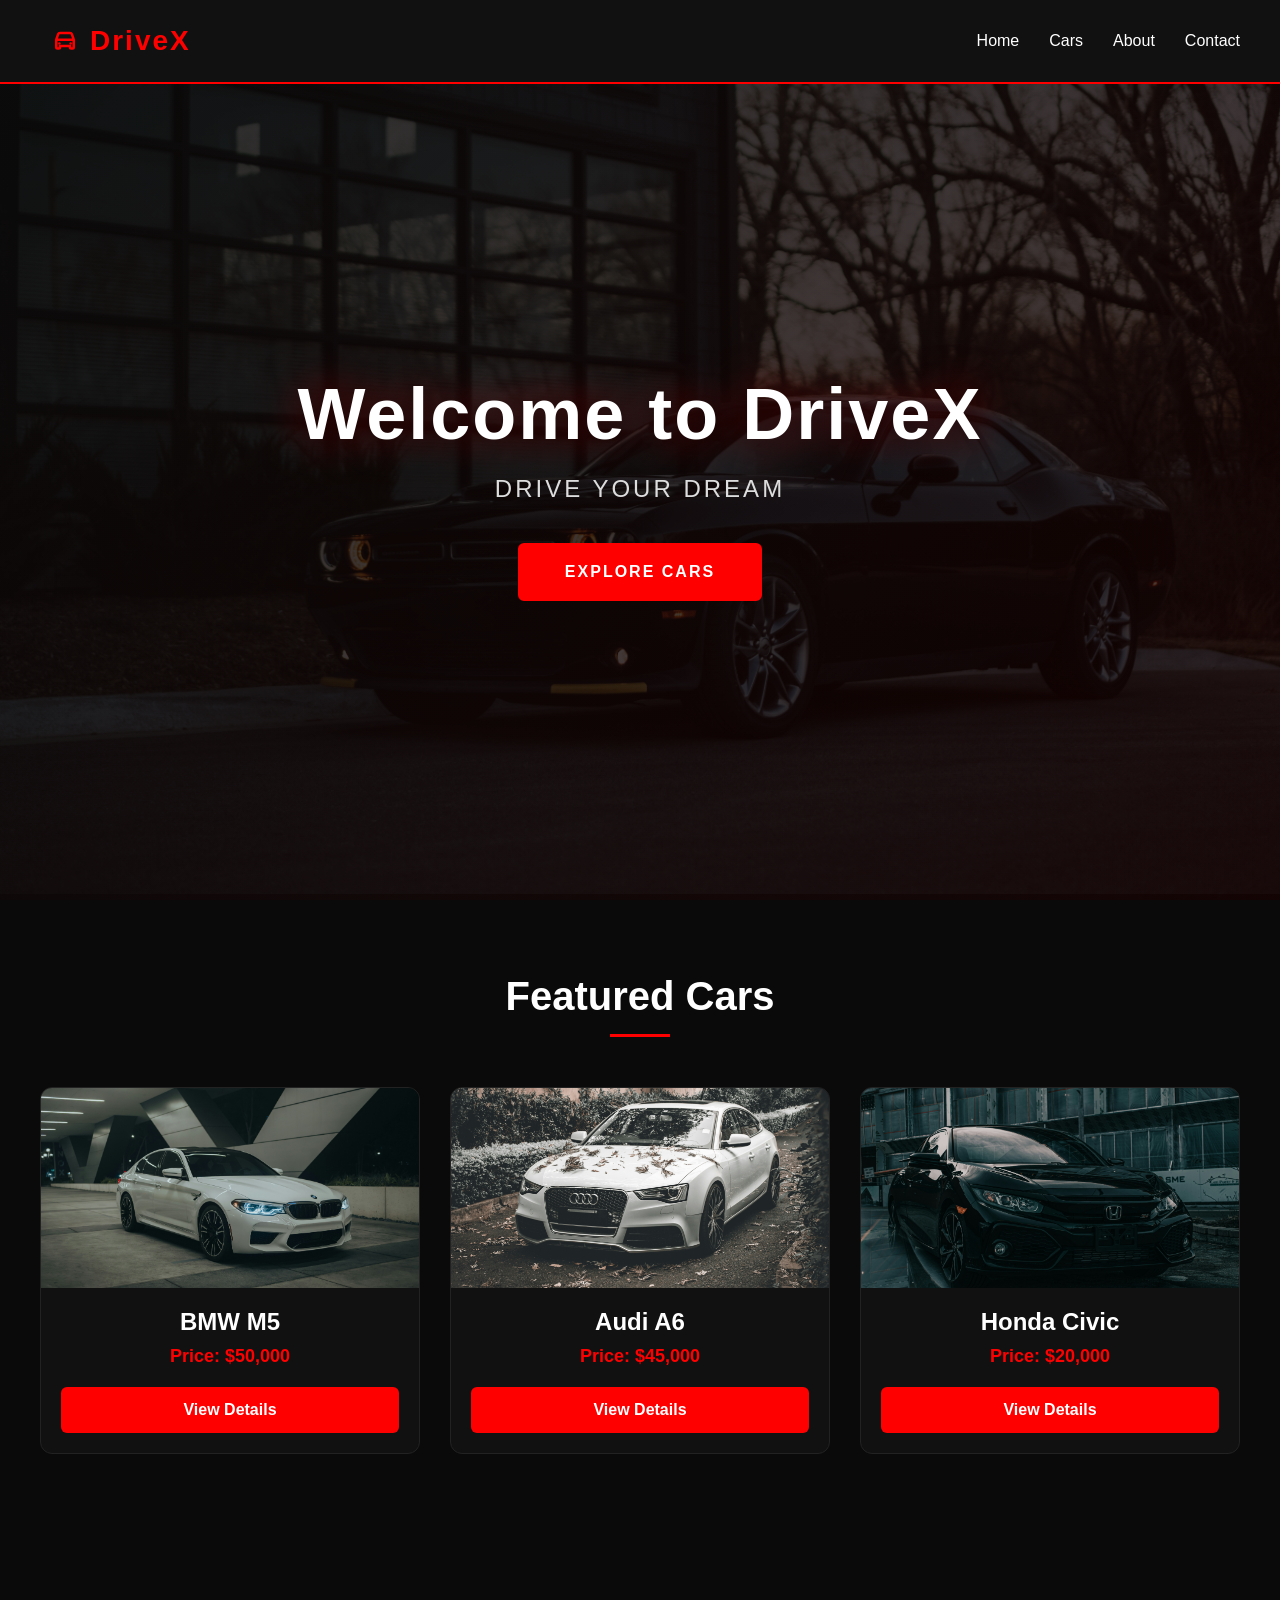
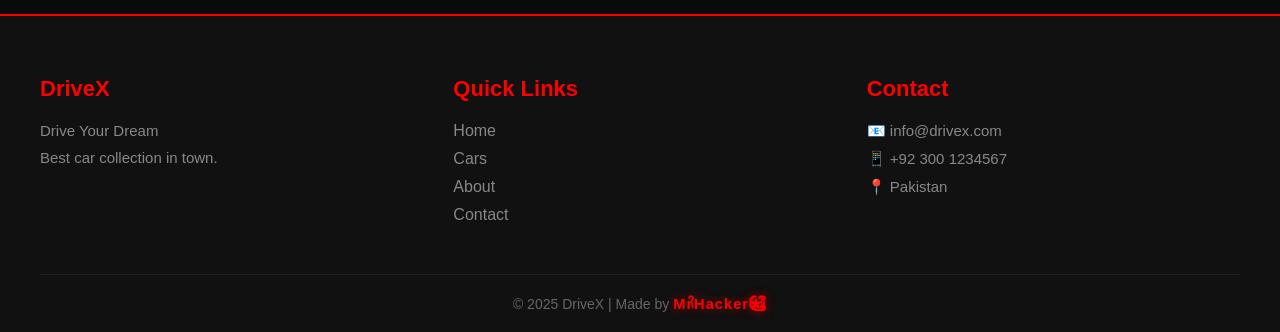
<file: index.html>
<!DOCTYPE html>
<html lang="en">
<head>
    <meta charset="UTF-8">
    <meta name="viewport" content="width=device-width, initial-scale=1.0">
    <link rel="stylesheet" href="style1.css">
    <title>DriveX - Drive Your Dream</title>
</head>
<body>
    <!-- ===== PAGE BACKGROUND ===== -->
<div class="page-bg"></div>
     <!-- ===== LOADER ===== -->
    <div class="loader" id="loader">
        <div class="spinner"></div>
    </div>
      <!-- ===== NAVBAR ===== -->
    <header>
        <nav>
            <div class="logo">
    <svg width="30" height="30" viewBox="0 0 24 24" fill="none" xmlns="http://www.w3.org/2000/svg">
        <path d="M5 11L6.5 6.5C6.7 5.9 7.3 5.5 8 5.5H16C16.7 5.5 17.3 5.9 17.5 6.5L19 11M5 11H19M5 11V17C5 17.6 5.4 18 6 18H7C7.6 18 8 17.6 8 17V16H16V17C16 17.6 16.4 18 17 18H18C18.6 18 19 17.6 19 17V11" stroke="#ff0000" stroke-width="2" stroke-linecap="round" stroke-linejoin="round"/>
        <circle cx="7.5" cy="14" r="1" fill="#ff0000"/>
        <circle cx="16.5" cy="14" r="1" fill="#ff0000"/>
    </svg>
    <span>DriveX</span>
</div>
            <ul>
                <li><a href="index.html">Home</a></li>
                <li><a href="cars.html">Cars</a></li>
                <li><a href="about.html">About</a></li>
                <li><a href="contact.html">Contact</a></li>
            </ul>
        </nav>
    </header>
     <!-- ===== HERO SECTION ===== -->
      <section class="hero">
    <div class="hero-overlay"></div>
    <div class="hero-content">
        <h1>Welcome to DriveX</h1>
        <p>Drive Your Dream</p>
        <a href="cars.html" class="btn">Explore Cars</a>
    </div>
</section>
   
    <!-- ===== FEATURED CARS ===== -->
    <section class="featured">
        <h2>Featured Cars</h2>
        
        <div class="car-grid">
            
            <div class="car-card">
                <img src="images/bmw.jpg" alt="BMW M5" width="300">
                <h3>BMW M5</h3>
                <p>Price: $50,000</p>
                <a href="car-detail.html" class="btn">View Details</a>
            </div>

            <div class="car-card">
                <img src="images/audi.jpg" alt="Audi A6" width="300">
                <h3>Audi A6</h3>
                <p>Price: $45,000</p>
                <a href="car-detail.html" class="btn">View Details</a>
            </div>

            <div class="car-card">
                <img src="images/honda.jpg" alt="Honda Civic" width="300">
                <h3>Honda Civic</h3>
                <p>Price: $20,000</p>
                <a href="car-detail.html" class="btn">View Details</a>
            </div>

        </div>
    </section>
        <!-- ===== FOOTER ===== -->
    <footer>
        <div class="footer-content">
            
            <div class="footer-col">
                <h3>DriveX</h3>
                <p>Drive Your Dream</p>
                <p>Best car collection in town.</p>
            </div>

            <div class="footer-col">
                <h3>Quick Links</h3>
                <ul>
                    <li><a href="index.html">Home</a></li>
                    <li><a href="cars.html">Cars</a></li>
                    <li><a href="about.html">About</a></li>
                    <li><a href="contact.html">Contact</a></li>
                </ul>
            </div>

            <div class="footer-col">
                <h3>Contact</h3>
                <p>📧 info@drivex.com</p>
                <p>📱 +92 300 1234567</p>
                <p>📍 Pakistan</p>
            </div>

        </div>

      <div class="footer-bottom">
    <p>© 2025 DriveX | Made by <span class="brand-name">Mr᭄Hacker★᭄ꦿ᭄ꦿ</span></p>
</div>
    </footer>

<script src="script1.js"></script>
</body>
</html>
</file>
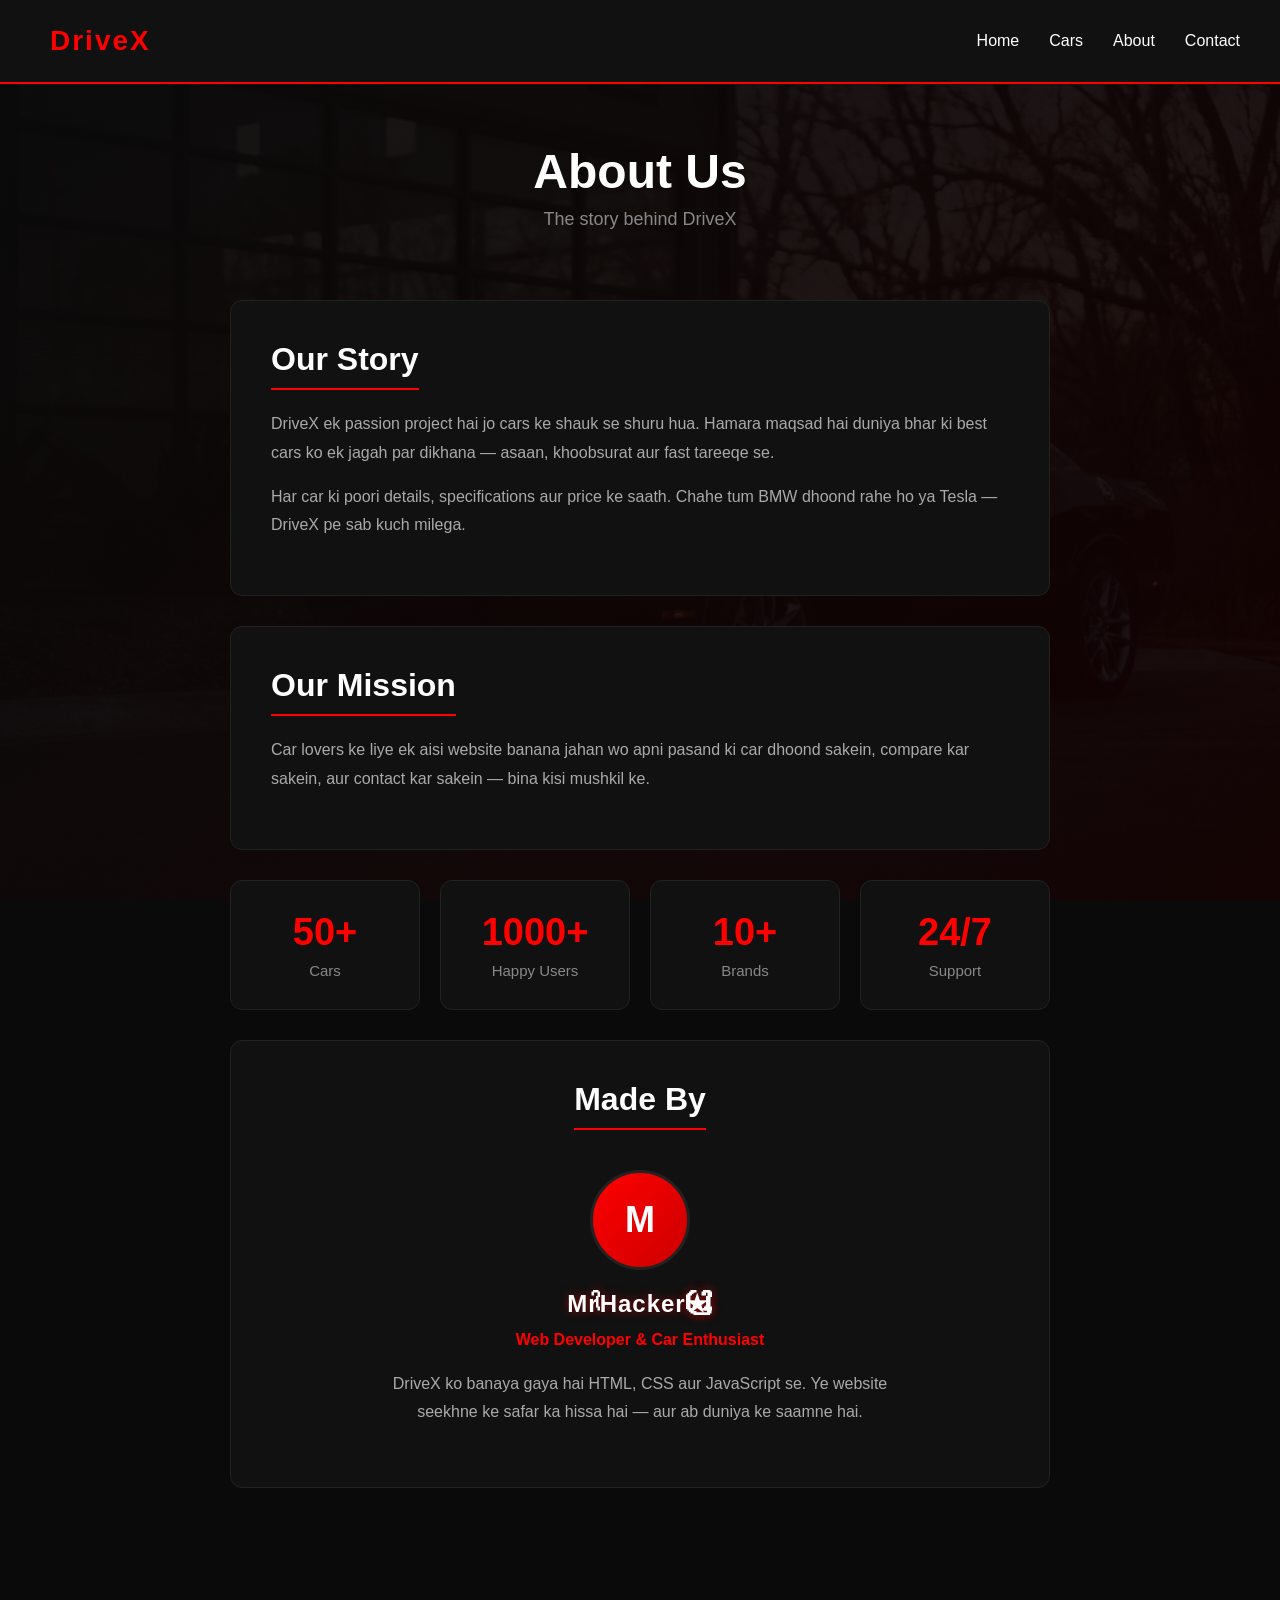
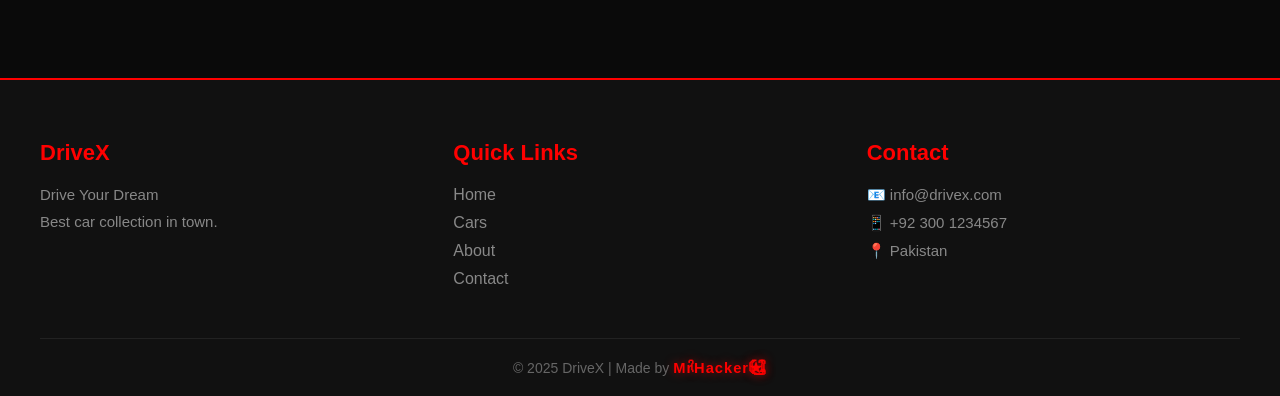
<file: about.html>
<!DOCTYPE html>
<html lang="en">
<head>
    <meta charset="UTF-8">
    <meta name="viewport" content="width=device-width, initial-scale=1.0">
    <title>About - DriveX</title>
    <link rel="stylesheet" href="style1.css">
</head>
<body>
     <!-- ===== PAGE BACKGROUND ===== -->
    <div class="page-bg"></div>
     <!-- ===== LOADER ===== -->
    <div class="loader" id="loader">
        <div class="spinner"></div>
    </div>

    <!-- ===== NAVBAR ===== -->
    <header>
        <nav>
            <div class="logo">DriveX</div>
            <ul>
                <li><a href="index.html">Home</a></li>
                <li><a href="cars.html">Cars</a></li>
                <li><a href="about.html">About</a></li>
                <li><a href="contact.html">Contact</a></li>
            </ul>
        </nav>
    </header>

    <!-- ===== PAGE TITLE ===== -->
    <section class="page-title">
        <h1>About Us</h1>
        <p>The story behind DriveX</p>
    </section>

    <!-- ===== ABOUT SECTION ===== -->
    <section class="about-section">
        
        <div class="about-content">
            
            <h2>Our Story</h2>
            <p>
                DriveX ek passion project hai jo cars ke shauk se shuru hua. 
                Hamara maqsad hai duniya bhar ki best cars ko ek jagah par 
                dikhana — asaan, khoobsurat aur fast tareeqe se.
            </p>
            <p>
                Har car ki poori details, specifications aur price ke saath. 
                Chahe tum BMW dhoond rahe ho ya Tesla — DriveX pe sab kuch milega.
            </p>

        </div>

        <div class="about-content">
            
            <h2>Our Mission</h2>
            <p>
                Car lovers ke liye ek aisi website banana jahan wo apni 
                pasand ki car dhoond sakein, compare kar sakein, aur 
                contact kar sakein — bina kisi mushkil ke.
            </p>

        </div>

        <!-- ===== STATS ===== -->
        <div class="stats">
            
            <div class="stat-box">
                <h3>50+</h3>
                <p>Cars</p>
            </div>

            <div class="stat-box">
                <h3>1000+</h3>
                <p>Happy Users</p>
            </div>

            <div class="stat-box">
                <h3>10+</h3>
                <p>Brands</p>
            </div>

            <div class="stat-box">
                <h3>24/7</h3>
                <p>Support</p>
            </div>

        </div>

        <!-- ===== CREATOR ===== -->
        <div class="about-content creator-section">
            
            <h2>Made By</h2>
            <div class="creator-card">
                <div class="creator-avatar">M</div>
                <h3 class="brand-name">Mr᭄Hacker★᭄ꦿ᭄ꦿ</h3>
                <p>Web Developer & Car Enthusiast</p>
                <p class="creator-desc">
                    DriveX ko banaya gaya hai HTML, CSS aur JavaScript se. 
                    Ye website seekhne ke safar ka hissa hai — aur ab 
                    duniya ke saamne hai.
                </p>
            </div>

        </div>

    </section>

    <!-- ===== FOOTER ===== -->
    <footer>
        <div class="footer-content">
            <div class="footer-col">
                <h3>DriveX</h3>
                <p>Drive Your Dream</p>
                <p>Best car collection in town.</p>
            </div>
            <div class="footer-col">
                <h3>Quick Links</h3>
                <ul>
                    <li><a href="index.html">Home</a></li>
                    <li><a href="cars.html">Cars</a></li>
                    <li><a href="about.html">About</a></li>
                    <li><a href="contact.html">Contact</a></li>
                </ul>
            </div>
            <div class="footer-col">
                <h3>Contact</h3>
                <p>📧 info@drivex.com</p>
                <p>📱 +92 300 1234567</p>
                <p>📍 Pakistan</p>
            </div>
        </div>
        <div class="footer-bottom">
    <p>© 2025 DriveX | Made by <span class="brand-name">Mr᭄Hacker★᭄ꦿ᭄ꦿ</span></p>
</div>
    </footer>

    <!-- ===== JAVASCRIPT ===== -->
    <script src="script1.js"></script>

</body>
</html>
</file>
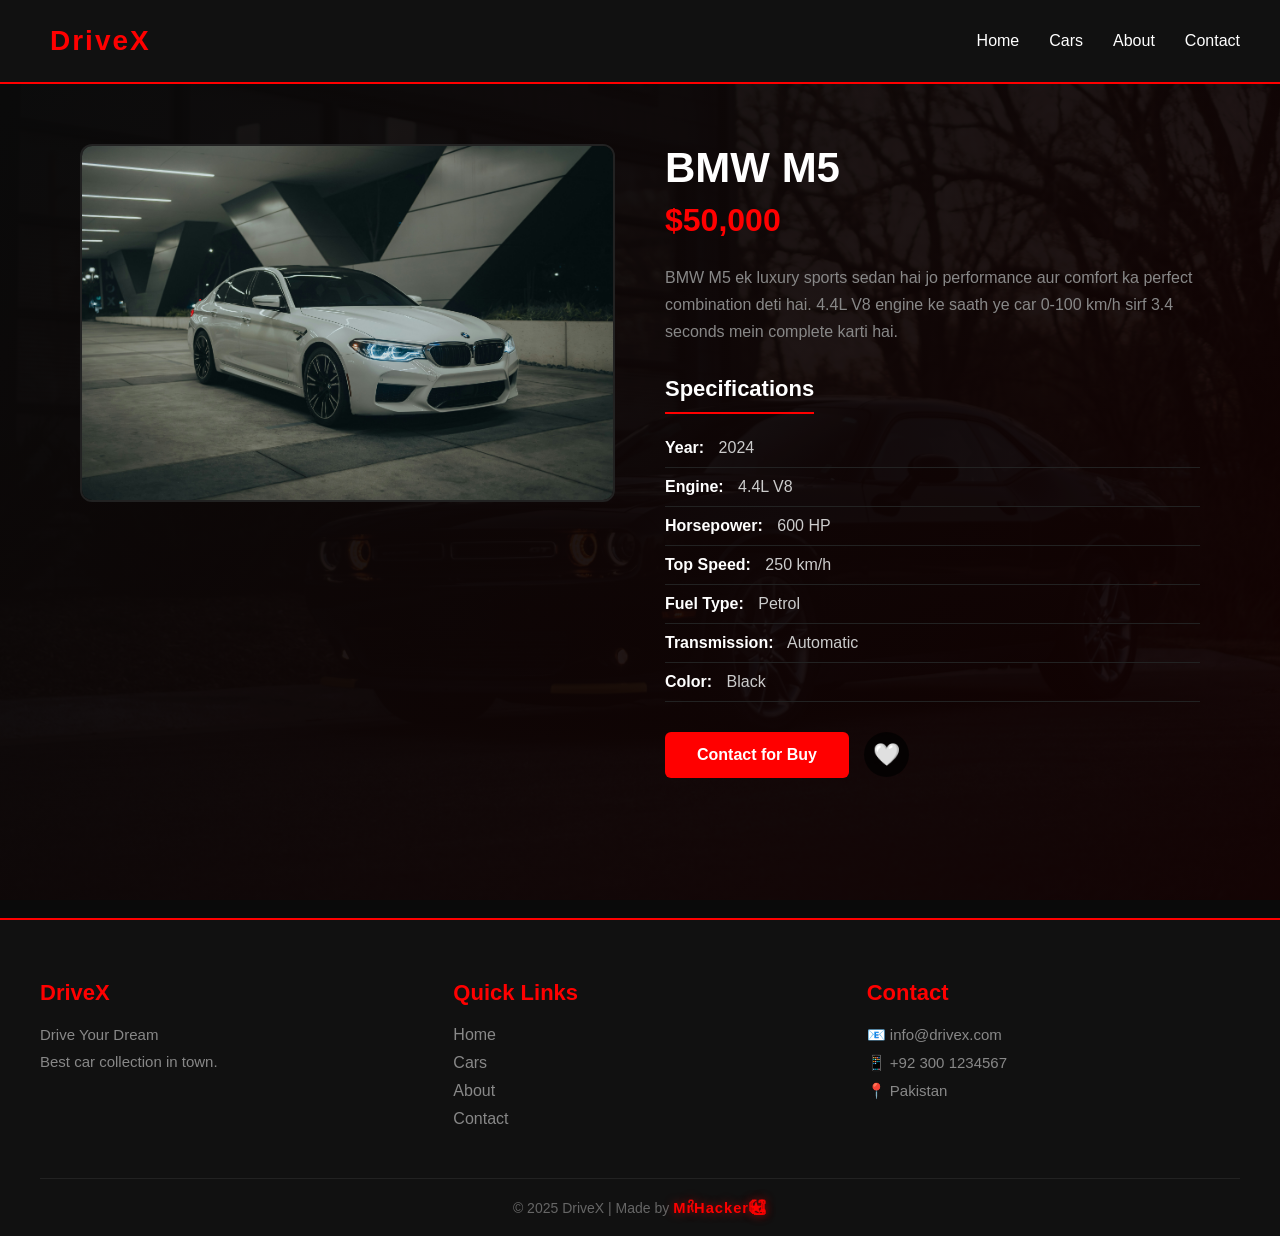
<file: car-detail.html>
<!DOCTYPE html>
<html lang="en">
<head>
    <meta charset="UTF-8">
    <meta name="viewport" content="width=device-width, initial-scale=1.0">
    <title>BMW M5 - DriveX</title>
    <link rel="stylesheet" href="style1.css">
</head>
<body>
     <!-- ===== PAGE BACKGROUND ===== -->
    <div class="page-bg"></div>
     <!-- ===== LOADER ===== -->
    <div class="loader" id="loader">
        <div class="spinner"></div>
    </div>

    <!-- ===== NAVBAR ===== -->
    <header>
        <nav>
            <div class="logo">DriveX</div>
            <ul>
                <li><a href="index.html">Home</a></li>
                <li><a href="cars.html">Cars</a></li>
                <li><a href="about.html">About</a></li>
                <li><a href="contact.html">Contact</a></li>
            </ul>
        </nav>
    </header>

    <!-- ===== CAR DETAIL ===== -->
    <section class="car-detail">
        
        <div class="detail-container">
            
            <!-- LEFT: Image -->
            <div class="detail-image">
                <img src="images/bmw.jpg" alt="BMW M5">
            </div>

            <!-- RIGHT: Info -->
            <div class="detail-info">
                <h1>BMW M5</h1>
                <p class="price">$50,000</p>
                
                <p class="description">
                    BMW M5 ek luxury sports sedan hai jo performance aur 
                    comfort ka perfect combination deti hai. 4.4L V8 engine 
                    ke saath ye car 0-100 km/h sirf 3.4 seconds mein 
                    complete karti hai.
                </p>

                <!-- Specifications -->
                <h3>Specifications</h3>
                <ul class="specs">
                    <li><strong>Year:</strong> 2024</li>
                    <li><strong>Engine:</strong> 4.4L V8</li>
                    <li><strong>Horsepower:</strong> 600 HP</li>
                    <li><strong>Top Speed:</strong> 250 km/h</li>
                    <li><strong>Fuel Type:</strong> Petrol</li>
                    <li><strong>Transmission:</strong> Automatic</li>
                    <li><strong>Color:</strong> Black</li>
                </ul>

                <!-- Buttons -->
                <div class="detail-buttons">
                    <a href="contact.html" class="btn">Contact for Buy</a>
                    <button class="wishlist-btn">🤍</button>
                </div>
            </div>

        </div>

    </section>

    <!-- ===== FOOTER ===== -->
    <footer>
        <div class="footer-content">
            <div class="footer-col">
                <h3>DriveX</h3>
                <p>Drive Your Dream</p>
                <p>Best car collection in town.</p>
            </div>
            <div class="footer-col">
                <h3>Quick Links</h3>
                <ul>
                    <li><a href="index.html">Home</a></li>
                    <li><a href="cars.html">Cars</a></li>
                    <li><a href="about.html">About</a></li>
                    <li><a href="contact.html">Contact</a></li>
                </ul>
            </div>
            <div class="footer-col">
                <h3>Contact</h3>
                <p>📧 info@drivex.com</p>
                <p>📱 +92 300 1234567</p>
                <p>📍 Pakistan</p>
            </div>
        </div>
        <div class="footer-bottom">
    <p>© 2025 DriveX | Made by <span class="brand-name">Mr᭄Hacker★᭄ꦿ᭄ꦿ</span></p>
</div>
    </footer>

    <!-- ===== JAVASCRIPT ===== -->
    <script src="script1.js"></script>

</body>
</html>
</file>
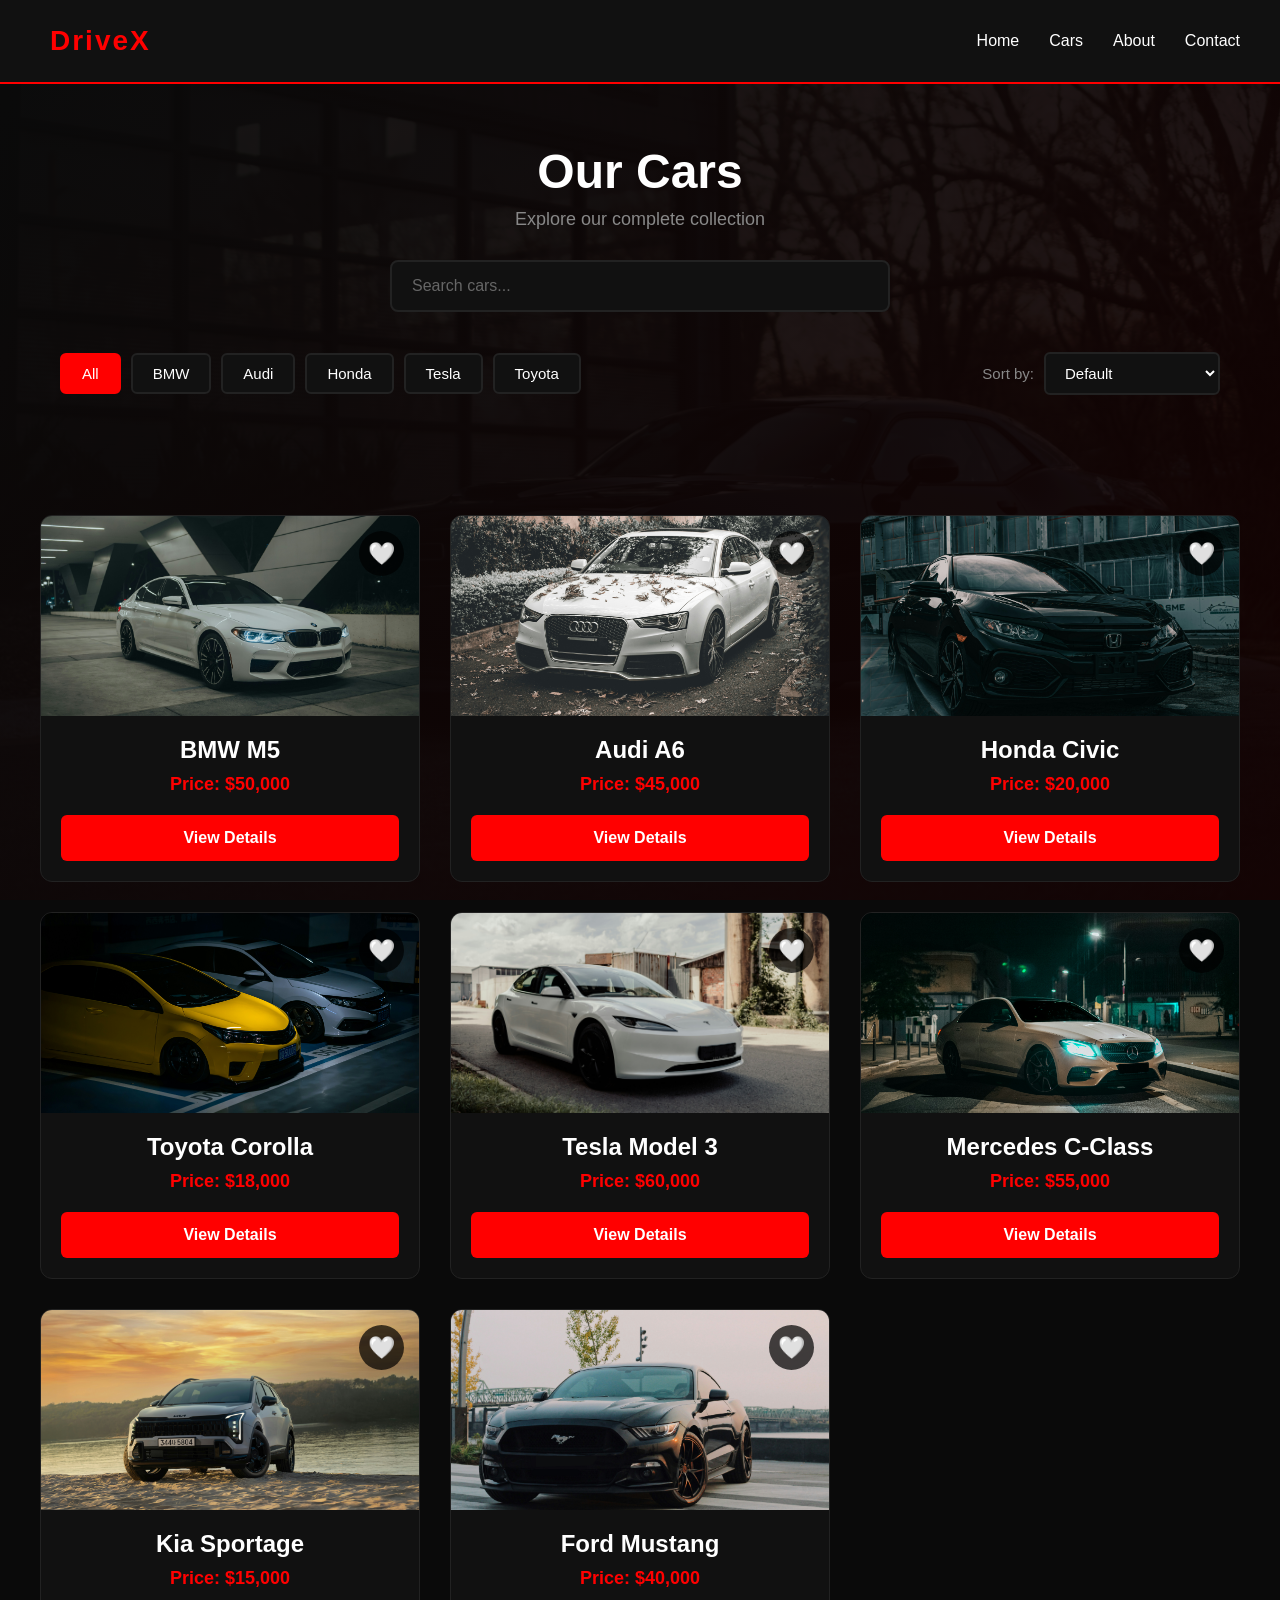
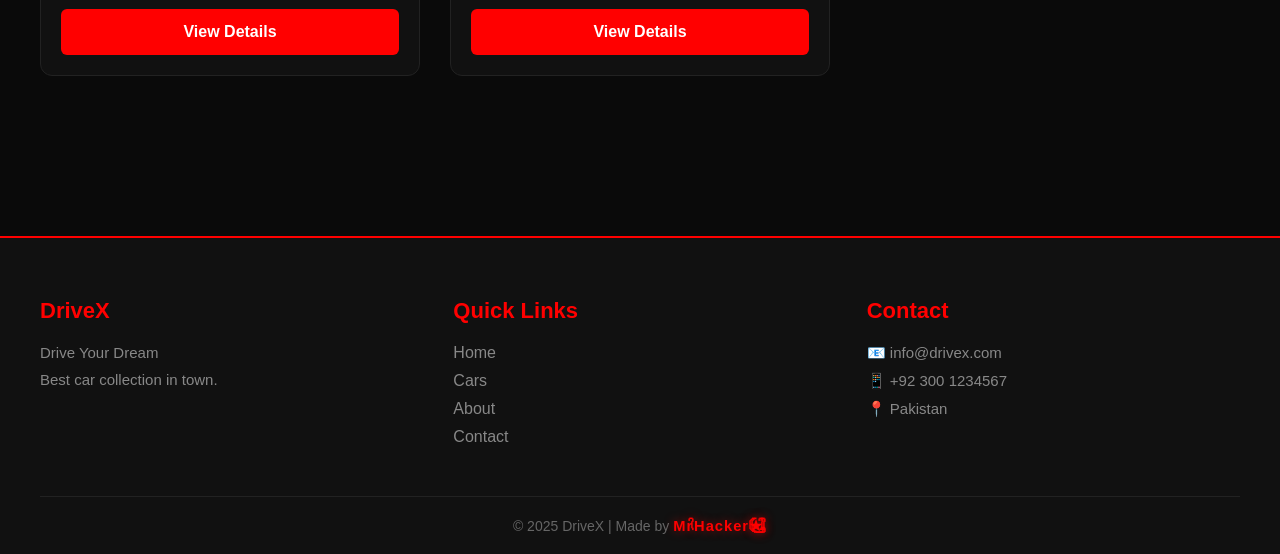
<file: cars.html>
<!DOCTYPE html>
<html lang="en">
<head>
    <meta charset="UTF-8">
    <meta name="viewport" content="width=device-width, initial-scale=1.0">
    <title>Cars - DriveX</title>
    <link rel="stylesheet" href="style1.css">
</head>
<body>
     <!-- ===== PAGE BACKGROUND ===== -->
    <div class="page-bg"></div>
     <!-- ===== LOADER ===== -->
    <div class="loader" id="loader">
        <div class="spinner"></div>
    </div>

    <!-- ===== NAVBAR ===== -->
    <header>
        <nav>
            <div class="logo">DriveX</div>
            <ul>
                <li><a href="index.html">Home</a></li>
                <li><a href="cars.html">Cars</a></li>
                <li><a href="about.html">About</a></li>
                <li><a href="contact.html">Contact</a></li>
            </ul>
        </nav>
    </header>

    <!-- ===== PAGE TITLE ===== -->
    <section class="page-title">
        <h1>Our Cars</h1>
        <p>Explore our complete collection</p>
    </section>

    <!-- ===== SEARCH BAR ===== -->
    <section class="search-section">
        <input type="text" id="searchBar" placeholder="Search cars...">
    </section>
        <!-- ===== FILTERS ===== -->
    <section class="filters">
        
        <div class="filter-buttons">
            <button class="filter-btn active" data-brand="all">All</button>
            <button class="filter-btn" data-brand="bmw">BMW</button>
            <button class="filter-btn" data-brand="audi">Audi</button>
            <button class="filter-btn" data-brand="honda">Honda</button>
            <button class="filter-btn" data-brand="tesla">Tesla</button>
            <button class="filter-btn" data-brand="toyota">Toyota</button>
        </div>

        <div class="sort-box">
            <label>Sort by:</label>
            <select id="sortSelect">
                <option value="default">Default</option>
                <option value="low">Price: Low to High</option>
                <option value="high">Price: High to Low</option>
            </select>
        </div>

    </section>

    <!-- ===== ALL CARS ===== -->
    <section class="featured">
        <div class="car-grid">
            <div class="car-card" data-id="bmw-m5">
    <button class="wishlist-btn">🤍</button>
    <img src="images/bmw.jpg" alt="BMW M5">
    <h3>BMW M5</h3>
    <p>Price: $50,000</p>
    <a href="car-detail.html" class="btn">View Details</a>
</div>

<div class="car-card" data-id="audi-a6">
    <button class="wishlist-btn">🤍</button>
    <img src="images/audi.jpg" alt="Audi A6">
    <h3>Audi A6</h3>
    <p>Price: $45,000</p>
    <a href="car-detail.html" class="btn">View Details</a>
</div>

<div class="car-card" data-id="honda-civic">
    <button class="wishlist-btn">🤍</button>
    <img src="images/honda.jpg" alt="Honda Civic">
    <h3>Honda Civic</h3>
    <p>Price: $20,000</p>
    <a href="car-detail.html" class="btn">View Details</a>
</div>

<div class="car-card" data-id="toyota-corolla">
    <button class="wishlist-btn">🤍</button>
    <img src="images/toyota.jpg" alt="Toyota Corolla">
    <h3>Toyota Corolla</h3>
    <p>Price: $18,000</p>
    <a href="car-detail.html" class="btn">View Details</a>
</div>

<div class="car-card" data-id="tesla-model3">
    <button class="wishlist-btn">🤍</button>
    <img src="images/tesla.jpg" alt="Tesla Model 3">
    <h3>Tesla Model 3</h3>
    <p>Price: $60,000</p>
    <a href="car-detail.html" class="btn">View Details</a>
</div>

<div class="car-card" data-id="mercedes-cclass">
    <button class="wishlist-btn">🤍</button>
    <img src="images/mercedes.jpg" alt="Mercedes C-Class">
    <h3>Mercedes C-Class</h3>
    <p>Price: $55,000</p>
    <a href="car-detail.html" class="btn">View Details</a>
</div>

<div class="car-card" data-id="kia-sportage">
    <button class="wishlist-btn">🤍</button>
    <img src="images/kia.jpg" alt="Kia Sportage">
    <h3>Kia Sportage</h3>
    <p>Price: $15,000</p>
    <a href="car-detail.html" class="btn">View Details</a>
</div>

<div class="car-card" data-id="ford-mustang">
    <button class="wishlist-btn">🤍</button>
    <img src="images/ford.jpg" alt="Ford Mustang">
    <h3>Ford Mustang</h3>
    <p>Price: $40,000</p>
    <a href="car-detail.html" class="btn">View Details</a>
</div>
        </div>
    </section>

    <!-- ===== FOOTER ===== -->
    <footer>
        <div class="footer-content">
            <div class="footer-col">
                <h3>DriveX</h3>
                <p>Drive Your Dream</p>
                <p>Best car collection in town.</p>
            </div>
            <div class="footer-col">
                <h3>Quick Links</h3>
                <ul>
                    <li><a href="index.html">Home</a></li>
                    <li><a href="cars.html">Cars</a></li>
                    <li><a href="about.html">About</a></li>
                    <li><a href="contact.html">Contact</a></li>
                </ul>
            </div>
            <div class="footer-col">
                <h3>Contact</h3>
                <p>📧 info@drivex.com</p>
                <p>📱 +92 300 1234567</p>
                <p>📍 Pakistan</p>
            </div>
        </div>
     <div class="footer-bottom">
    <p>© 2025 DriveX | Made by <span class="brand-name">Mr᭄Hacker★᭄ꦿ᭄ꦿ</span></p>
</div>
    </footer>
    <script src="script1.js"></script>

</body>
</html>
</file>
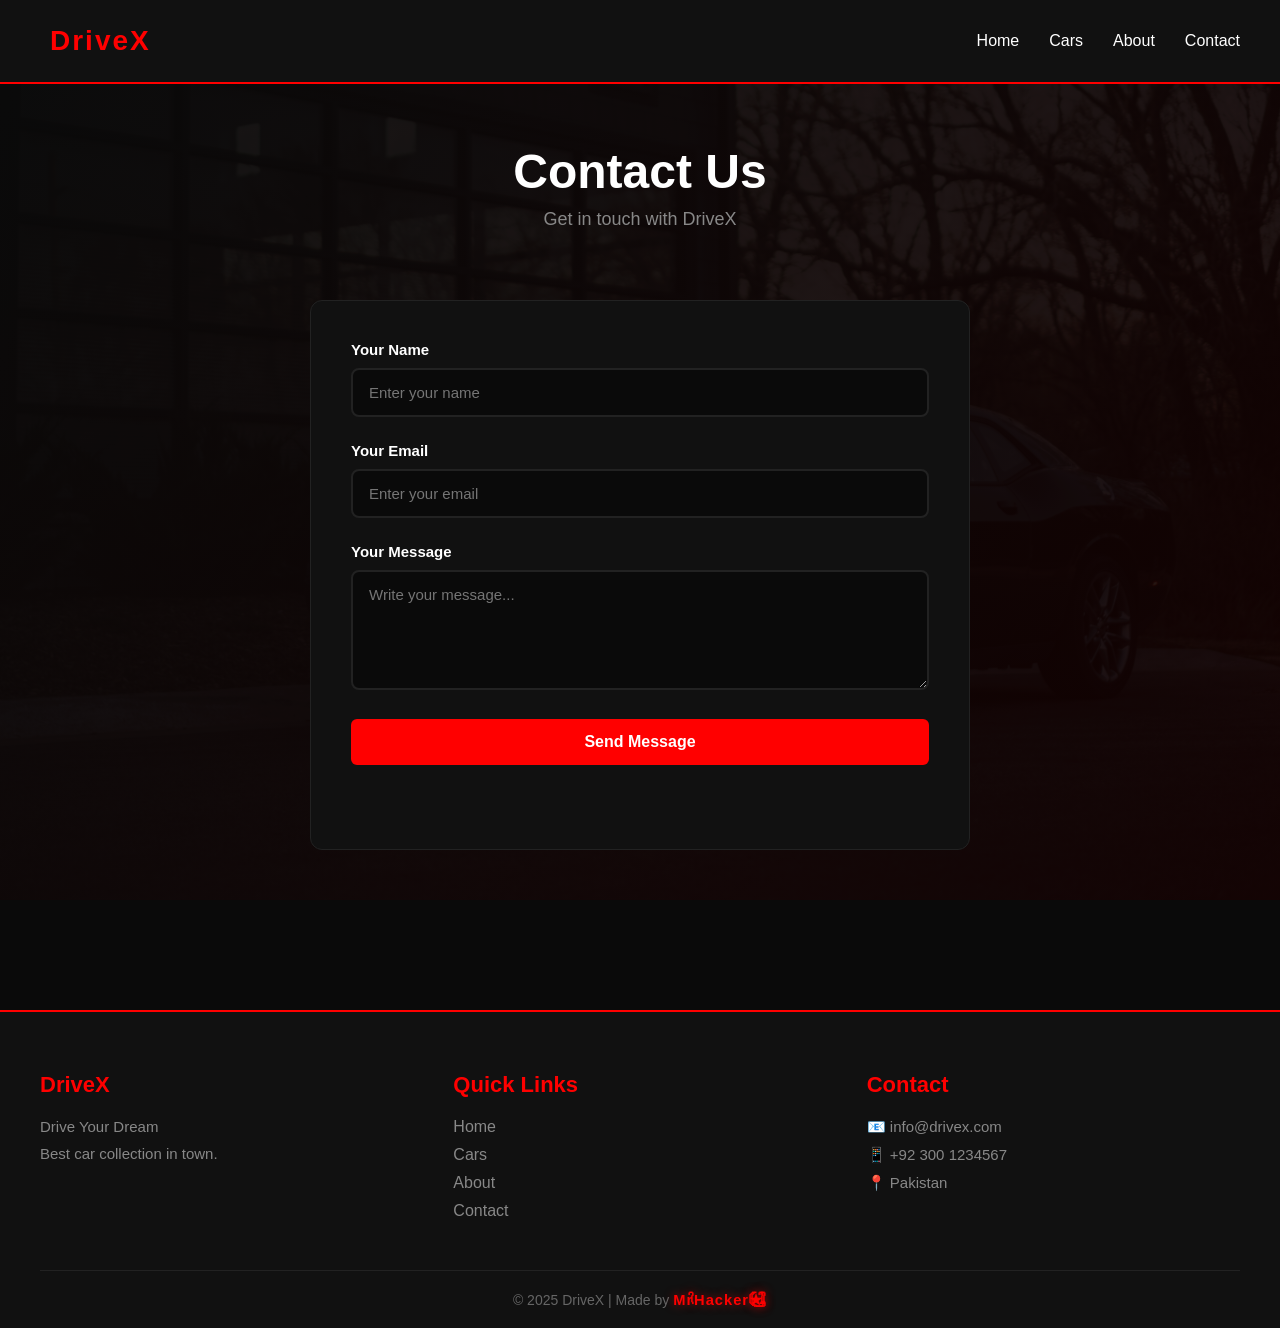
<file: contact.html>
<!DOCTYPE html>
<html lang="en">
<head>
    <meta charset="UTF-8">
    <meta name="viewport" content="width=device-width, initial-scale=1.0">
    <title>Contact - DriveX</title>
    <link rel="stylesheet" href="style1.css">
</head>
<body>
     <!-- ===== PAGE BACKGROUND ===== -->
    <div class="page-bg"></div>
     <!-- ===== LOADER ===== -->
    <div class="loader" id="loader">
        <div class="spinner"></div>
    </div>

    <!-- ===== NAVBAR ===== -->
    <header>
        <nav>
            <div class="logo">DriveX</div>
            <ul>
                <li><a href="index.html">Home</a></li>
                <li><a href="cars.html">Cars</a></li>
                <li><a href="about.html">About</a></li>
                <li><a href="contact.html">Contact</a></li>
            </ul>
        </nav>
    </header>

    <!-- ===== PAGE TITLE ===== -->
    <section class="page-title">
        <h1>Contact Us</h1>
        <p>Get in touch with DriveX</p>
    </section>

    <!-- ===== CONTACT FORM ===== -->
    <section class="contact-section">
        
        <form class="contact-form" id="contactForm">
            
            <div class="form-group">
                <label for="name">Your Name</label>
                <input type="text" id="name" placeholder="Enter your name">
            </div>

            <div class="form-group">
                <label for="email">Your Email</label>
                <input type="email" id="email" placeholder="Enter your email">
            </div>

            <div class="form-group">
                <label for="message">Your Message</label>
                <textarea id="message" rows="5" placeholder="Write your message..."></textarea>
            </div>

            <button type="submit" class="btn">Send Message</button>

            <p class="form-message" id="formMessage"></p>

        </form>

    </section>

    <!-- ===== FOOTER ===== -->
    <footer>
        <div class="footer-content">
            <div class="footer-col">
                <h3>DriveX</h3>
                <p>Drive Your Dream</p>
                <p>Best car collection in town.</p>
            </div>
            <div class="footer-col">
                <h3>Quick Links</h3>
                <ul>
                    <li><a href="index.html">Home</a></li>
                    <li><a href="cars.html">Cars</a></li>
                    <li><a href="about.html">About</a></li>
                    <li><a href="contact.html">Contact</a></li>
                </ul>
            </div>
            <div class="footer-col">
                <h3>Contact</h3>
                <p>📧 info@drivex.com</p>
                <p>📱 +92 300 1234567</p>
                <p>📍 Pakistan</p>
            </div>
        </div>
      <div class="footer-bottom">
    <p>© 2025 DriveX | Made by <span class="brand-name">Mr᭄Hacker★᭄ꦿ᭄ꦿ</span></p>
</div>
    </footer>

    <!-- ===== JAVASCRIPT ===== -->
    <script src="script1.js"></script>

</body>
</html>
</file>
<file: style1.css>
/* ===== BASIC RESET ===== */
* {
    margin: 0;
    padding: 0;
    box-sizing: border-box;
}

html {
    scroll-behavior: smooth;
}

/* ===== BODY ===== */
body {
    font-family: Arial, sans-serif;
    background-color: #0a0a0a;
    color: #ffffff;
}

/* ===== LINKS ===== */
a {
    text-decoration: none;
    color: inherit;
}

/* ===== PAGE BACKGROUND ===== */
.page-bg {
    position: fixed;
    top: 0;
    left: 0;
    width: 100%;
    height: 100%;
    background-image: url('images/hero-car.jpg');
    background-size: cover;
    background-position: center;
    z-index: -1;
    opacity: 0.9;
}

.page-bg::before {
    content: '';
    position: absolute;
    top: 0;
    left: 0;
    width: 100%;
    height: 100%;
    background: linear-gradient(135deg, rgba(10, 10, 10, 0.95), rgba(20, 0, 0, 0.9));
}

/* ===== NAVBAR ===== */
header {
    background-color: #111111;
    padding: 20px 40px;
    border-bottom: 2px solid #ff0000;
}

nav {
    display: flex;
    justify-content: space-between;
    align-items: center;
}

.logo {
    display: flex;
    align-items: center;
    gap: 10px;
    font-size: 28px;
    font-weight: bold;
    color: #ff0000;
    letter-spacing: 2px;
    padding: 5px 10px;
    border-radius: 6px;
    animation: logoGlow 2s ease-in-out infinite alternate;
    cursor: pointer;
    transition: transform 0.3s;
}

.logo:hover {
    transform: scale(1.05);
}

.logo svg {
    transition: transform 0.5s;
}

.logo:hover svg {
    transform: rotate(360deg);
}

@keyframes logoGlow {
    from { box-shadow: 0 0 10px rgba(255, 0, 0, 0.3); }
    to { box-shadow: 0 0 20px rgba(255, 0, 0, 0.6); }
}

nav ul {
    display: flex;
    list-style: none;
    gap: 30px;
}

nav ul li a {
    color: #ffffff;
    font-size: 16px;
    transition: color 0.3s;
    position: relative;
    padding-bottom: 5px;
}

nav ul li a::after {
    content: '';
    position: absolute;
    bottom: 0;
    left: 0;
    width: 0;
    height: 2px;
    background-color: #ff0000;
    transition: width 0.3s ease;
}

nav ul li a:hover::after {
    width: 100%;
}

nav ul li a:hover {
    color: #ff0000;
}

/* ===== HERO SECTION ===== */
.hero {
    position: relative;
    text-align: center;
    padding: 150px 20px;
    min-height: 90vh;
    display: flex;
    align-items: center;
    justify-content: center;
    background-image: url('images/hero-car.jpg');
    background-size: cover;
    background-position: center;
    background-attachment: fixed;
    overflow: hidden;
}

.hero-overlay {
    position: absolute;
    top: 0;
    left: 0;
    width: 100%;
    height: 100%;
    background: linear-gradient(135deg, rgba(10, 10, 10, 0.85), rgba(20, 0, 0, 0.75));
    z-index: 1;
}

.hero-content {
    position: relative;
    z-index: 2;
    max-width: 800px;
}

.hero h1 {
    font-size: 72px;
    color: #ffffff;
    margin-bottom: 20px;
    font-weight: 900;
    text-shadow: 0 4px 30px rgba(0, 0, 0, 0.9), 0 0 40px rgba(255, 0, 0, 0.5);
    letter-spacing: 2px;
    animation: fadeInUp 1s ease forwards;
}

.hero p {
    font-size: 24px;
    color: #dddddd;
    margin-bottom: 40px;
    letter-spacing: 3px;
    text-transform: uppercase;
    animation: fadeInUp 1s ease 0.3s forwards;
    opacity: 0;
}

.hero .btn {
    background-color: #ff0000;
    color: #ffffff;
    padding: 18px 45px;
    font-size: 16px;
    letter-spacing: 2px;
    text-transform: uppercase;
    border: 2px solid #ff0000;
    position: relative;
    overflow: hidden;
}

.hero .btn:hover {
    background-color: transparent;
    color: #ff0000;
    transform: translateY(-3px);
    box-shadow: 0 10px 30px rgba(255, 0, 0, 0.5);
}

/* ===== BUTTON ===== */
.btn {
    display: inline-block;
    background-color: #ff0000;
    color: #ffffff;
    padding: 14px 32px;
    border-radius: 6px;
    font-weight: bold;
    transition: all 0.3s;
    cursor: pointer;
    border: none;
    position: relative;
    overflow: hidden;
}

.btn::before {
    content: '';
    position: absolute;
    top: 50%;
    left: 50%;
    width: 0;
    height: 0;
    background: rgba(255, 255, 255, 0.2);
    border-radius: 50%;
    transform: translate(-50%, -50%);
    transition: width 0.5s, height 0.5s;
}

.btn:hover::before {
    width: 300px;
    height: 300px;
}

.btn:hover {
    background-color: #cc0000;
    transform: translateY(-3px);
}

/* ===== FEATURED SECTION ===== */
.featured {
    padding: 80px 40px;
    text-align: center;
}

.featured h2 {
    font-size: 40px;
    color: #ffffff;
    margin-bottom: 50px;
    animation: fadeInUp 1s ease forwards;
}

.featured h2::after {
    content: '';
    display: block;
    width: 0;
    height: 3px;
    background-color: #ff0000;
    margin: 15px auto 0;
    animation: lineExpand 1.5s forwards;
}

@keyframes lineExpand {
    to { width: 60px; }
}

/* ===== CAR GRID ===== */
.car-grid {
    display: grid;
    grid-template-columns: repeat(auto-fit, minmax(280px, 1fr));
    gap: 30px;
    max-width: 1200px;
    margin: 0 auto;
}

/* ===== CAR CARD ===== */
.car-card {
    background-color: #111111;
    border-radius: 12px;
    overflow: hidden;
    transition: transform 0.4s, box-shadow 0.4s, border-color 0.4s;
    border: 1px solid #222222;
    position: relative;
    transform-style: preserve-3d;
    perspective: 1000px;
}

.car-card:hover {
    box-shadow: 0 20px 40px rgba(255, 0, 0, 0.3);
    border-color: #ff0000;
}

.car-card img {
    width: 100%;
    height: 200px;
    object-fit: cover;
    display: block;
    transition: transform 0.5s ease;
}

.car-card:hover img {
    transform: scale(1.1);
}

.car-card h3 {
    font-size: 24px;
    color: #ffffff;
    margin: 20px 20px 10px;
}

.car-card p {
    color: #ff0000;
    font-size: 18px;
    font-weight: bold;
    margin: 0 20px 20px;
}

.car-card .btn {
    display: block;
    margin: 0 20px 20px;
    text-align: center;
}

/* ===== WISHLIST BUTTON ===== */
.wishlist-btn {
    position: absolute;
    top: 15px;
    right: 15px;
    background-color: rgba(0, 0, 0, 0.7);
    border: none;
    width: 45px;
    height: 45px;
    border-radius: 50%;
    font-size: 22px;
    cursor: pointer;
    transition: all 0.3s;
    z-index: 2;
}

.wishlist-btn:hover {
    background-color: rgba(0, 0, 0, 0.9);
    transform: scale(1.15);
}

.wishlist-btn.active {
    background-color: rgba(0, 0, 0, 0.7);
    box-shadow: 0 0 15px rgba(255, 0, 0, 0.5);
}

/* ===== PAGE TITLE ===== */
.page-title {
    text-align: center;
    padding: 60px 20px 30px;
}

.page-title h1 {
    font-size: 48px;
    color: #ffffff;
    margin-bottom: 10px;
}

.page-title p {
    color: #888888;
    font-size: 18px;
}

/* ===== SEARCH SECTION ===== */
.search-section {
    text-align: center;
    padding: 0 20px 40px;
}

#searchBar {
    width: 100%;
    max-width: 500px;
    padding: 15px 20px;
    background-color: #111111;
    border: 2px solid #222222;
    border-radius: 8px;
    color: #ffffff;
    font-size: 16px;
    outline: none;
    transition: border-color 0.3s;
}

#searchBar:focus {
    border-color: #ff0000;
}

#searchBar::placeholder {
    color: #666666;
}

/* ===== FILTERS ===== */
.filters {
    display: flex;
    justify-content: space-between;
    align-items: center;
    flex-wrap: wrap;
    gap: 20px;
    max-width: 1200px;
    margin: 0 auto;
    padding: 0 20px 40px;
}

.filter-buttons {
    display: flex;
    gap: 10px;
    flex-wrap: wrap;
}

.filter-btn {
    background-color: #111111;
    color: #ffffff;
    border: 2px solid #222222;
    padding: 10px 20px;
    border-radius: 6px;
    cursor: pointer;
    font-size: 15px;
    transition: all 0.3s;
}

.filter-btn:hover {
    border-color: #ff0000;
    color: #ff0000;
}

.filter-btn.active {
    background-color: #ff0000;
    border-color: #ff0000;
    color: #ffffff;
}

/* ===== SORT BOX ===== */
.sort-box {
    display: flex;
    align-items: center;
    gap: 10px;
}

.sort-box label {
    color: #888888;
    font-size: 15px;
}

#sortSelect {
    background-color: #111111;
    color: #ffffff;
    border: 2px solid #222222;
    padding: 10px 15px;
    border-radius: 6px;
    font-size: 15px;
    cursor: pointer;
    outline: none;
}

#sortSelect:focus {
    border-color: #ff0000;
}

/* ===== CAR DETAIL PAGE ===== */
.car-detail {
    padding: 60px 40px;
    max-width: 1200px;
    margin: 0 auto;
}

.detail-container {
    display: grid;
    grid-template-columns: 1fr 1fr;
    gap: 50px;
    align-items: start;
}

.detail-image img {
    width: 100%;
    border-radius: 12px;
    border: 2px solid #222222;
}

.detail-info h1 {
    font-size: 42px;
    color: #ffffff;
    margin-bottom: 10px;
}

.detail-info .price {
    font-size: 32px;
    color: #ff0000;
    font-weight: bold;
    margin-bottom: 25px;
}

.description {
    color: #888888;
    font-size: 16px;
    line-height: 1.7;
    margin-bottom: 30px;
}

.detail-info h3 {
    font-size: 22px;
    color: #ffffff;
    margin-bottom: 15px;
    padding-bottom: 10px;
    border-bottom: 2px solid #ff0000;
    display: inline-block;
}

.specs {
    list-style: none;
    margin-bottom: 30px;
}

.specs li {
    color: #cccccc;
    font-size: 16px;
    padding: 10px 0;
    border-bottom: 1px solid #222222;
}

.specs li strong {
    color: #ffffff;
    margin-right: 10px;
}

.detail-buttons {
    display: flex;
    gap: 15px;
    align-items: center;
}

.detail-buttons .wishlist-btn {
    position: static;
}

/* ===== CONTACT FORM ===== */
.contact-section {
    padding: 40px 20px 80px;
    max-width: 700px;
    margin: 0 auto;
}

.contact-form {
    background-color: #111111;
    padding: 40px;
    border-radius: 12px;
    border: 1px solid #222222;
}

.form-group {
    margin-bottom: 25px;
}

.form-group label {
    display: block;
    color: #ffffff;
    font-size: 15px;
    margin-bottom: 10px;
    font-weight: bold;
}

.form-group input,
.form-group textarea {
    width: 100%;
    padding: 14px 16px;
    background-color: #0a0a0a;
    border: 2px solid #222222;
    border-radius: 8px;
    color: #ffffff;
    font-size: 15px;
    font-family: inherit;
    outline: none;
    transition: border-color 0.3s;
}

.form-group input:focus,
.form-group textarea:focus {
    border-color: #ff0000;
}

.form-group textarea {
    resize: vertical;
    min-height: 120px;
}

.contact-form .btn {
    width: 100%;
    border: none;
    font-size: 16px;
}

.form-message {
    text-align: center;
    margin-top: 20px;
    font-size: 16px;
    font-weight: bold;
    min-height: 24px;
}

.form-message.success {
    color: #00cc66;
}

.form-message.error {
    color: #ff0000;
}

/* ===== ABOUT PAGE ===== */
.about-section {
    padding: 40px 40px 80px;
    max-width: 900px;
    margin: 0 auto;
}

.about-content {
    background-color: #111111;
    padding: 40px;
    border-radius: 12px;
    border: 1px solid #222222;
    margin-bottom: 30px;
}

.about-content h2 {
    font-size: 32px;
    color: #ffffff;
    margin-bottom: 20px;
    padding-bottom: 10px;
    border-bottom: 2px solid #ff0000;
    display: inline-block;
}

.about-content p {
    color: #aaaaaa;
    font-size: 16px;
    line-height: 1.8;
    margin-bottom: 15px;
}

/* ===== STATS ===== */
.stats {
    display: grid;
    grid-template-columns: repeat(auto-fit, minmax(150px, 1fr));
    gap: 20px;
    margin-bottom: 30px;
}

.stat-box {
    background-color: #111111;
    padding: 30px 20px;
    border-radius: 12px;
    border: 1px solid #222222;
    text-align: center;
    transition: all 0.3s;
}

.stat-box:hover {
    border-color: #ff0000;
    transform: translateY(-5px);
    box-shadow: 0 10px 30px rgba(255, 0, 0, 0.2);
}

.stat-box h3 {
    font-size: 38px;
    color: #ff0000;
    margin-bottom: 8px;
    display: inline-block;
    animation: bounceIn 2s ease-in-out infinite;
}

@keyframes bounceIn {
    0%, 100% { transform: translateY(0); }
    50% { transform: translateY(-5px); }
}

.stat-box p {
    color: #888888;
    font-size: 15px;
}

/* ===== CREATOR ===== */
.creator-section {
    text-align: center;
}

.creator-card {
    padding: 20px;
}

.creator-avatar {
    width: 100px;
    height: 100px;
    background: linear-gradient(135deg, #ff0000, #cc0000);
    border-radius: 50%;
    display: flex;
    align-items: center;
    justify-content: center;
    font-size: 36px;
    font-weight: bold;
    color: #ffffff;
    margin: 0 auto 20px;
    border: 3px solid #222222;
}

.creator-card h3 {
    font-size: 24px;
    color: #ffffff;
    margin-bottom: 8px;
}

.creator-card > p {
    color: #ff0000;
    font-weight: bold;
    margin-bottom: 15px;
}

.creator-desc {
    color: #aaaaaa !important;
    font-weight: normal !important;
    max-width: 500px;
    margin: 0 auto !important;
    line-height: 1.7;
}

/* ===== BRAND NAME ===== */
.brand-name {
    color: #ff0000;
    font-weight: bold;
    font-size: 1.05em;
    letter-spacing: 1px;
    text-shadow: 0 0 10px rgba(255, 0, 0, 0.5);
    transition: all 0.3s;
    display: inline-block;
}

.brand-name:hover {
    text-shadow: 0 0 20px rgba(255, 0, 0, 0.9), 0 0 30px rgba(255, 0, 0, 0.5);
    transform: scale(1.05);
}

/* ===== FOOTER ===== */
footer {
    background-color: #111111;
    padding: 60px 40px 0;
    margin-top: 80px;
    border-top: 2px solid #ff0000;
}

.footer-content {
    display: grid;
    grid-template-columns: repeat(auto-fit, minmax(250px, 1fr));
    gap: 40px;
    max-width: 1200px;
    margin: 0 auto;
    padding-bottom: 40px;
}

.footer-col h3 {
    color: #ff0000;
    font-size: 22px;
    margin-bottom: 20px;
}

.footer-col p {
    color: #888888;
    margin-bottom: 10px;
    font-size: 15px;
}

.footer-col ul {
    list-style: none;
}

.footer-col ul li {
    margin-bottom: 10px;
}

.footer-col ul li a {
    color: #888888;
    transition: color 0.3s;
}

.footer-col ul li a:hover {
    color: #ff0000;
}

.footer-bottom {
    text-align: center;
    padding: 20px;
    border-top: 1px solid #222222;
    color: #666666;
    font-size: 14px;
}

/* ===== CARD SHINE EFFECT ===== */
.car-card::before {
    content: '';
    position: absolute;
    top: 0;
    left: -100%;
    width: 100%;
    height: 100%;
    background: linear-gradient(90deg, transparent, rgba(255, 0, 0, 0.2), transparent);
    transition: left 0.5s;
    z-index: 1;
}

.car-card:hover::before {
    left: 100%;
}

/* ===== LOADER ===== */
.loader {
    position: fixed;
    top: 0;
    left: 0;
    width: 100%;
    height: 100%;
    background-color: #0a0a0a;
    display: flex;
    align-items: center;
    justify-content: center;
    z-index: 9999;
    animation: hideLoader 1s forwards;
}

@keyframes hideLoader {
    0% { opacity: 1; visibility: visible; }
    70% { opacity: 1; visibility: visible; }
    100% { opacity: 0; visibility: hidden; pointer-events: none; }
}

.spinner {
    width: 60px;
    height: 60px;
    border: 5px solid #222222;
    border-top: 5px solid #ff0000;
    border-radius: 50%;
    animation: spin 1s linear infinite;
}

@keyframes spin {
    0% { transform: rotate(0deg); }
    100% { transform: rotate(360deg); }
}

/* ===== FADE IN ===== */
@keyframes fadeInUp {
    from {
        opacity: 0;
        transform: translateY(30px);
    }
    to {
        opacity: 1;
        transform: translateY(0);
    }
}

/* ===== CUSTOM SCROLLBAR ===== */
::-webkit-scrollbar {
    width: 10px;
}

::-webkit-scrollbar-track {
    background: #0a0a0a;
}

::-webkit-scrollbar-thumb {
    background: #ff0000;
    border-radius: 5px;
}

::-webkit-scrollbar-thumb:hover {
    background: #cc0000;
}

/* ============================================ */
/* ===== RESPONSIVE (Mobile) ===== */
/* ============================================ */
@media (max-width: 768px) {
    
    nav {
        flex-direction: column;
        gap: 15px;
    }
    
    nav ul {
        gap: 15px;
        flex-wrap: wrap;
        justify-content: center;
    }
    
    nav ul li a {
        font-size: 14px;
    }
    
    .logo {
        font-size: 24px;
    }
    
    .hero {
        padding: 80px 20px;
        min-height: 70vh;
        background-attachment: scroll;
    }
    
    .hero h1 {
        font-size: 36px;
        letter-spacing: 1px;
    }
    
    .hero p {
        font-size: 16px;
        letter-spacing: 2px;
    }
    
    .hero .btn {
        padding: 14px 30px;
        font-size: 14px;
    }
    
    .featured {
        padding: 50px 20px;
    }
    
    .featured h2 {
        font-size: 28px;
    }
    
    footer {
        padding: 40px 20px 0;
    }
    
    .footer-content {
        grid-template-columns: 1fr;
    }
    
    .car-detail {
        padding: 40px 20px;
    }
    
    .detail-container {
        grid-template-columns: 1fr;
        gap: 30px;
    }
    
    .detail-info h1 {
        font-size: 28px;
    }
    
    .detail-info .price {
        font-size: 24px;
    }
    
    .about-section {
        padding: 30px 20px 60px;
    }
    
    .about-content {
        padding: 25px;
    }
    
    .about-content h2 {
        font-size: 24px;
    }
    
    .stat-box h3 {
        font-size: 28px;
    }
}

@media (max-width: 480px) {
    
    .hero h1 {
        font-size: 28px;
    }
    
    .hero p {
        font-size: 14px;
        letter-spacing: 1px;
    }
    
    .hero .btn {
        padding: 12px 24px;
        font-size: 13px;
    }
    
    .logo {
        font-size: 20px;
    }
    
    nav ul li a {
        font-size: 13px;
    }
    
    .page-title h1 {
        font-size: 28px;
    }
    
    .featured h2 {
        font-size: 24px;
    }
}
</file>
